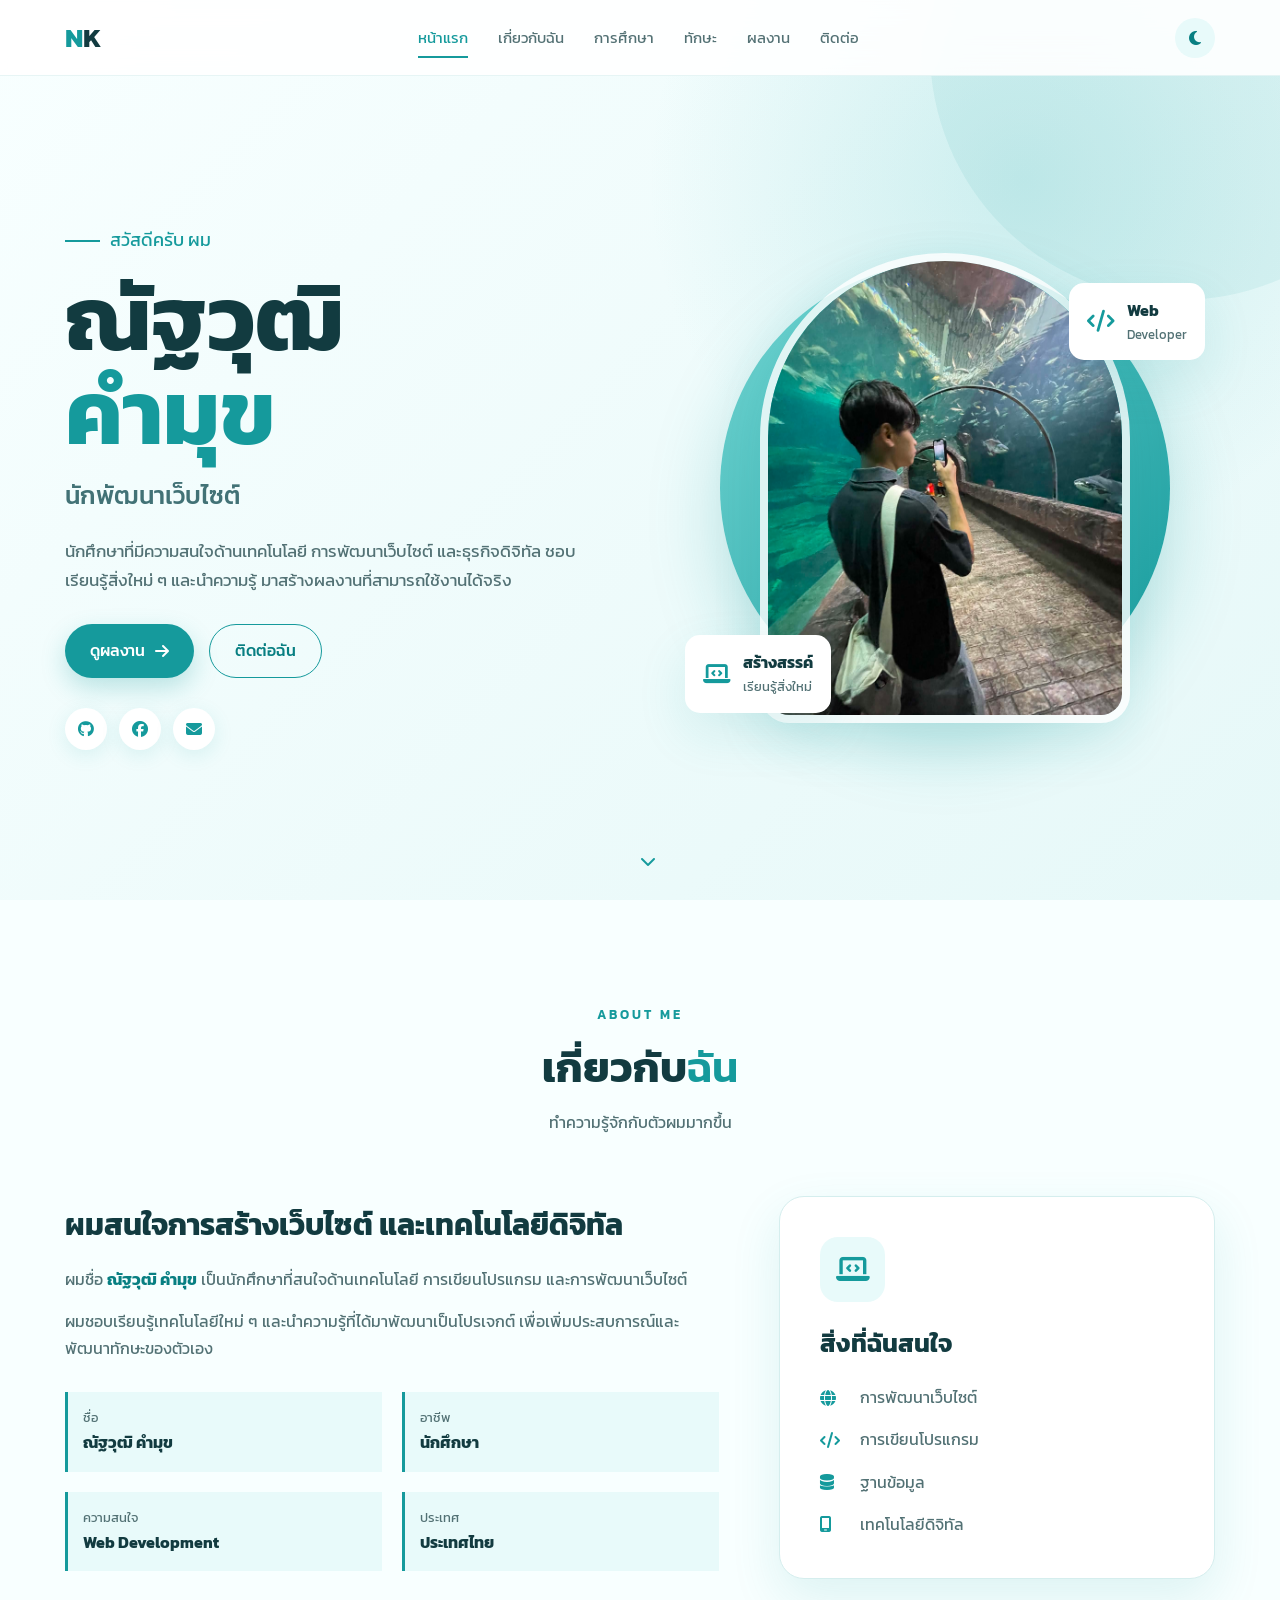
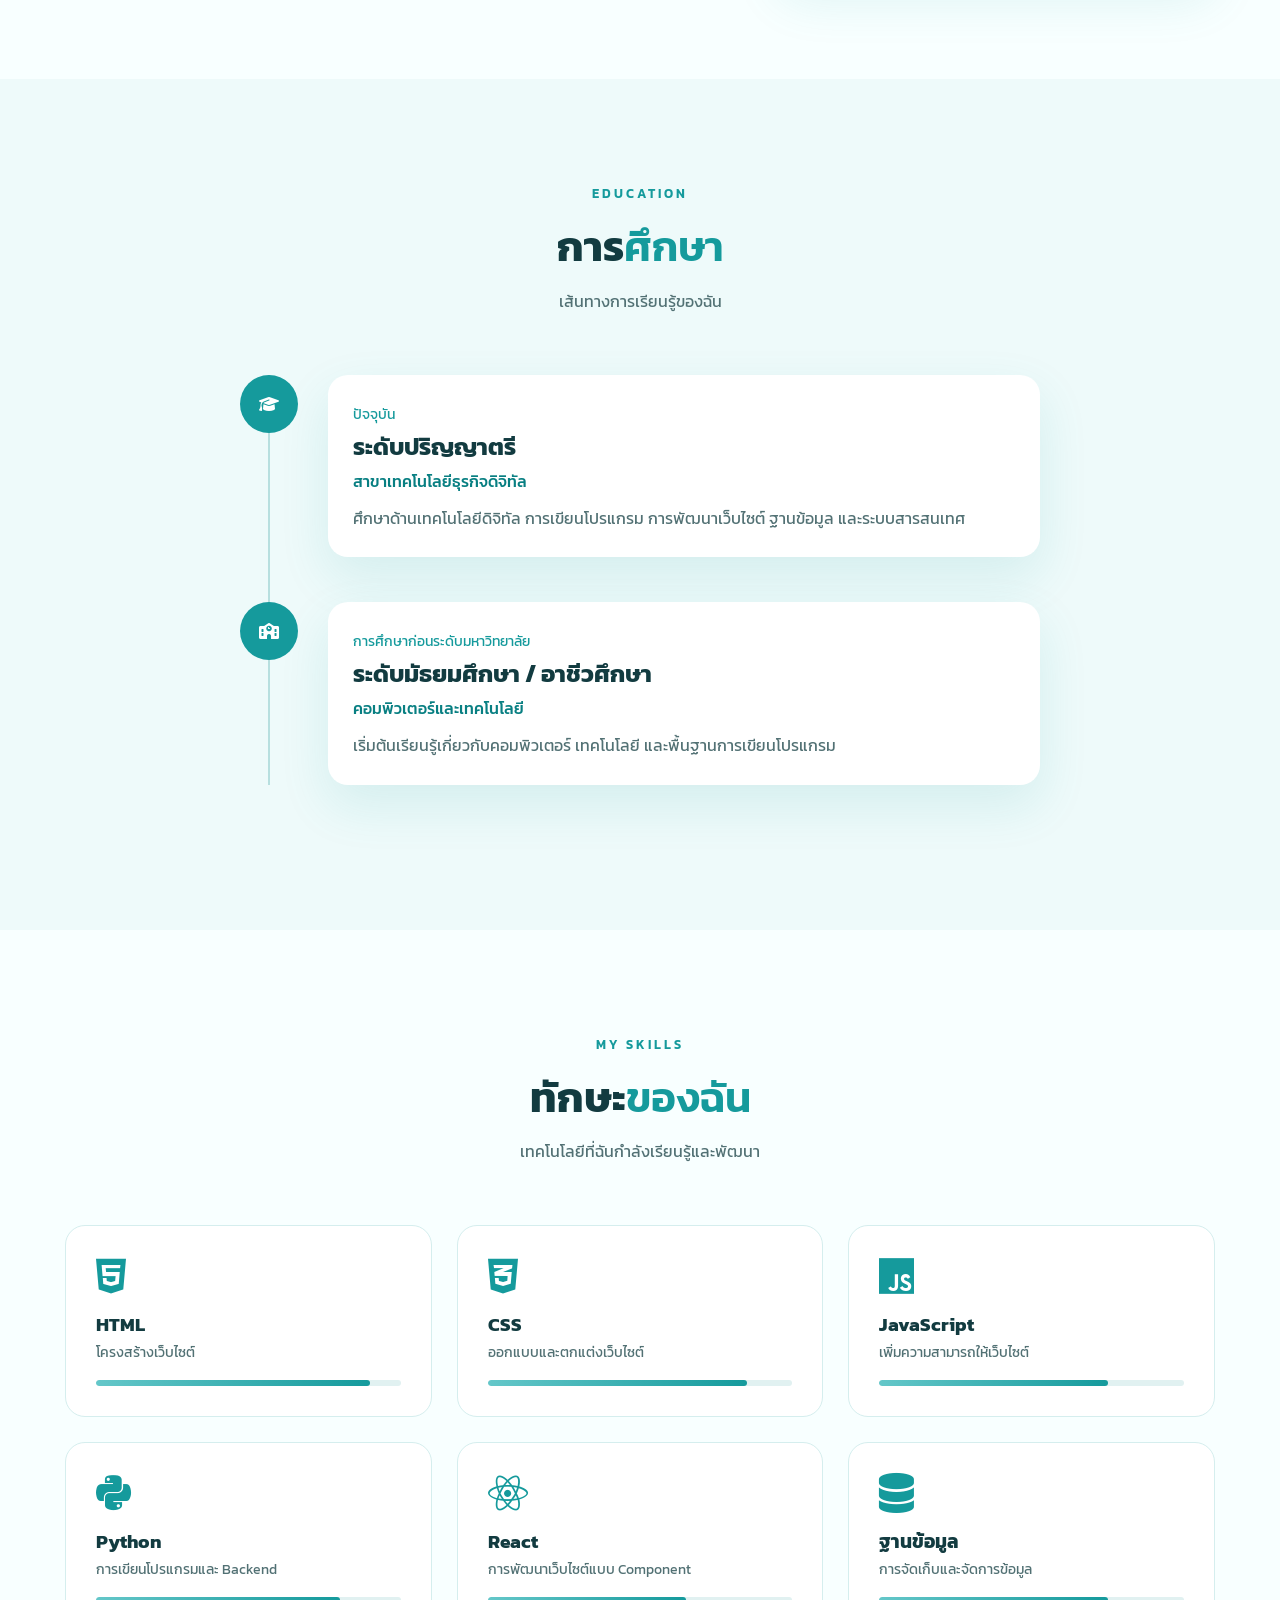
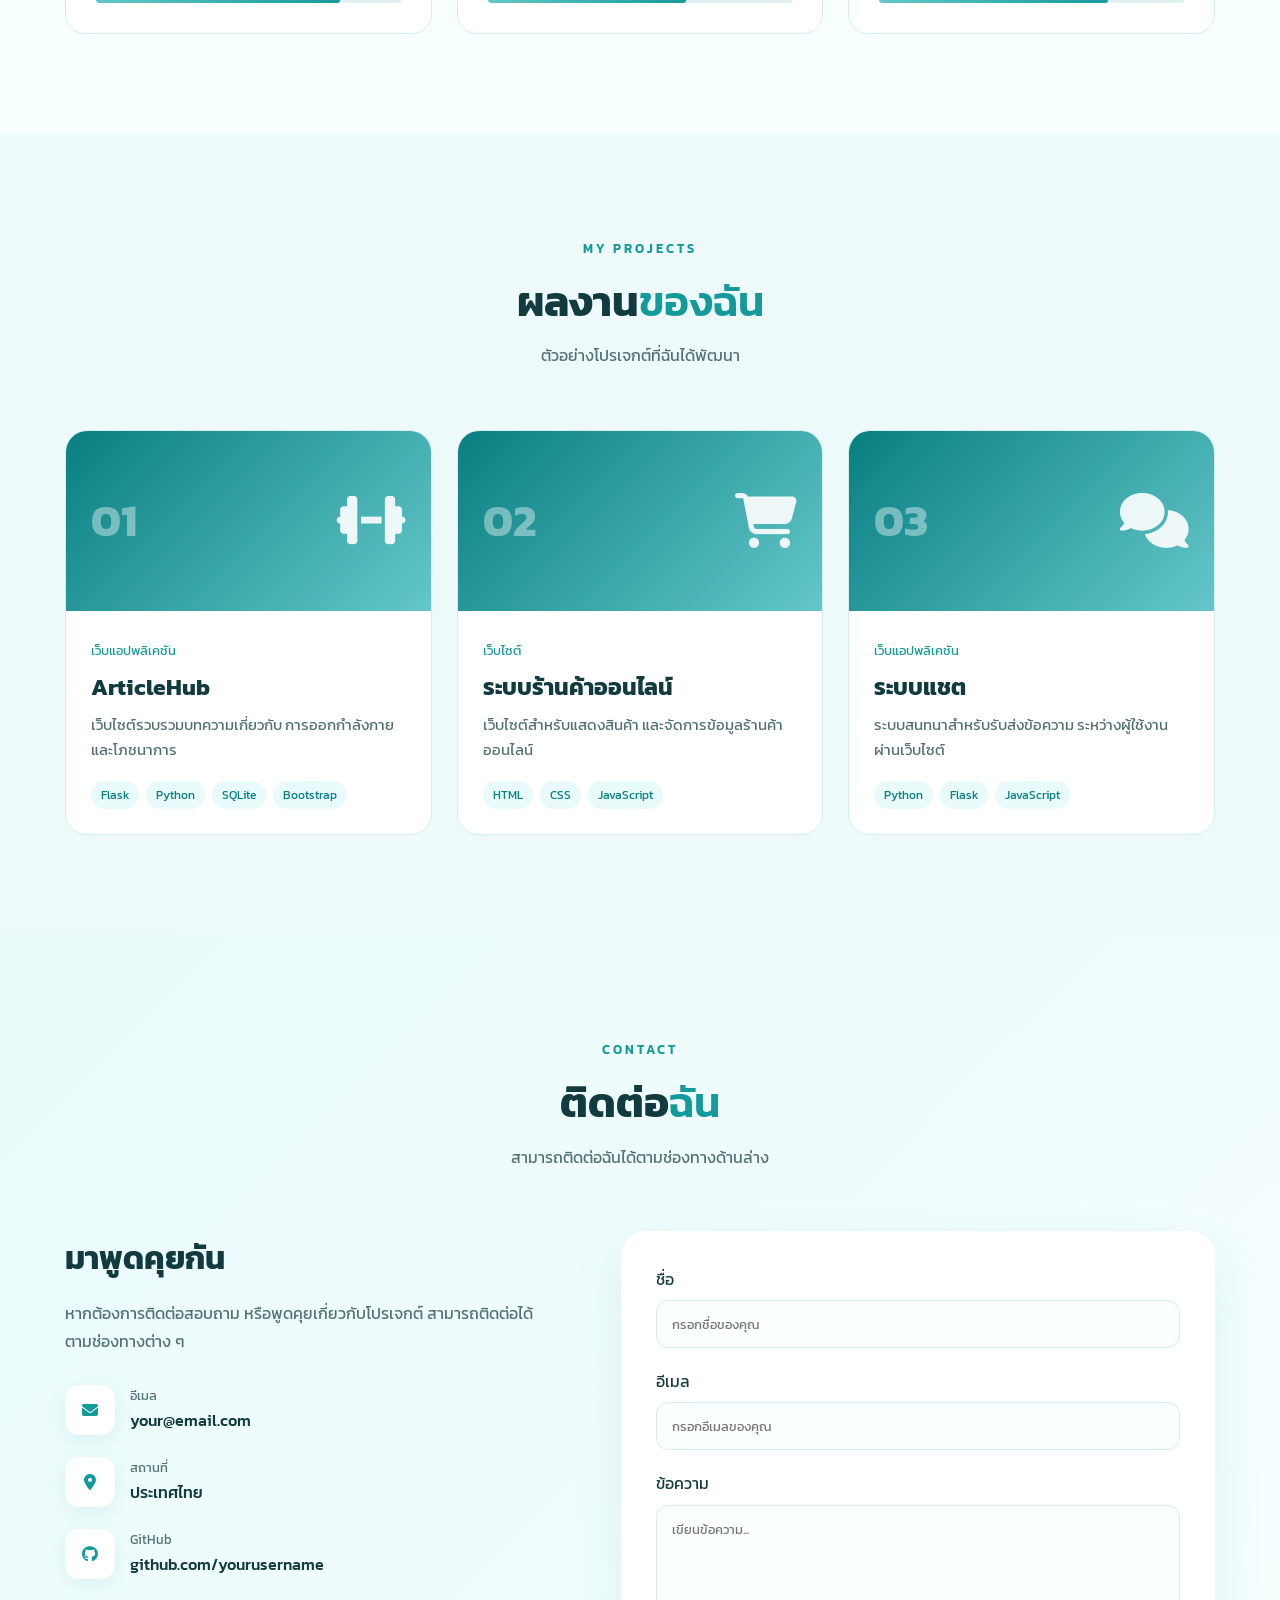
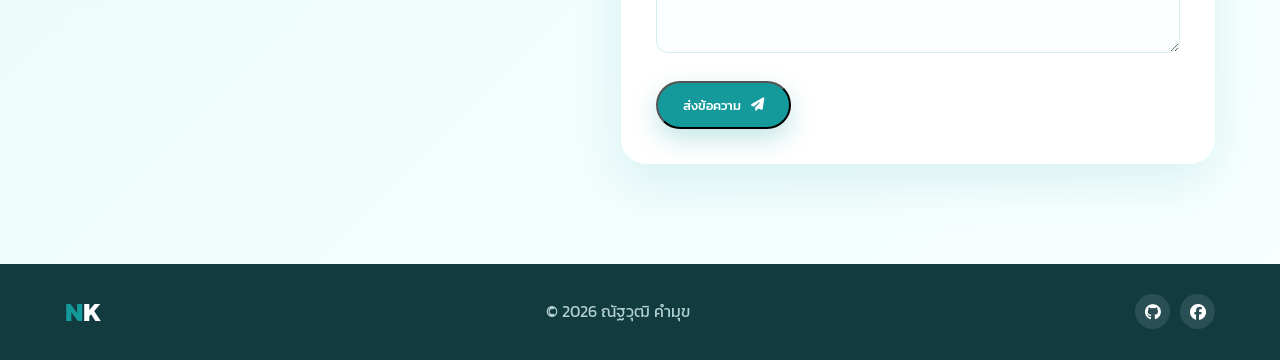
<file: resume.html>
<!DOCTYPE html>
<html lang="th">
<head>
    <meta charset="UTF-8">
    <meta name="viewport" content="width=device-width, initial-scale=1.0">

    <title>ณัฐวุฒิ คำมุข | Resume</title>

    <!-- Google Font -->
    <link rel="preconnect" href="https://fonts.googleapis.com">
    <link rel="preconnect" href="https://fonts.gstatic.com" crossorigin>
    <link href="https://fonts.googleapis.com/css2?family=Kanit:wght@300;400;500;600;700&display=swap" rel="stylesheet">

    <!-- Font Awesome -->
    <link rel="stylesheet"
          href="https://cdnjs.cloudflare.com/ajax/libs/font-awesome/6.5.2/css/all.min.css">

    <link rel="stylesheet" href="styles.css">
</head>

<body>

<!-- ================= NAVBAR ================= -->

<header class="navbar">

    <div class="container nav-container">

        <a href="#home" class="logo">
            <span>N</span>K
        </a>

        <nav id="navMenu">

            <a href="#home" class="nav-link active">หน้าแรก</a>
            <a href="#about" class="nav-link">เกี่ยวกับฉัน</a>
            <a href="#education" class="nav-link">การศึกษา</a>
            <a href="#skills" class="nav-link">ทักษะ</a>
            <a href="#projects" class="nav-link">ผลงาน</a>
            <a href="#contact" class="nav-link">ติดต่อ</a>

        </nav>

        <div class="nav-buttons">

            <button id="themeBtn" class="icon-btn">
                <i class="fa-solid fa-moon"></i>
            </button>

            <button id="menuBtn" class="icon-btn menu-btn">
                <i class="fa-solid fa-bars"></i>
            </button>

        </div>

    </div>

</header>


<!-- ================= HERO ================= -->

<section id="home" class="hero">

    <div class="container hero-container">

        <div class="hero-text">

            <p class="hello">
                <span></span>
                สวัสดีครับ ผม
            </p>

            <h1>
                ณัฐวุฒิ
                <strong>คำมุข</strong>
            </h1>

            <h2>
                นักพัฒนาเว็บไซต์
            </h2>

            <p class="hero-description">
                นักศึกษาที่มีความสนใจด้านเทคโนโลยี
                การพัฒนาเว็บไซต์ และธุรกิจดิจิทัล
                ชอบเรียนรู้สิ่งใหม่ ๆ และนำความรู้
                มาสร้างผลงานที่สามารถใช้งานได้จริง
            </p>

            <div class="hero-buttons">

                <a href="#projects" class="btn primary-btn">
                    ดูผลงาน
                    <i class="fa-solid fa-arrow-right"></i>
                </a>

                <a href="#contact" class="btn outline-btn">
                    ติดต่อฉัน
                </a>

            </div>

            <div class="social">

                <a href="#">
                    <i class="fa-brands fa-github"></i>
                </a>

                <a href="#">
                    <i class="fa-brands fa-facebook"></i>
                </a>

                <a href="mailto:your@email.com">
                    <i class="fa-solid fa-envelope"></i>
                </a>

            </div>

        </div>


        <!-- รูปโปรไฟล์ -->

        <div class="hero-photo">

            <div class="circle-bg"></div>

            <div class="photo-box">

                <img src="images/profile.jpg"
                     alt="ณัฐวุฒิ คำมุข">

            </div>

            <div class="photo-card card-top">

                <i class="fa-solid fa-code"></i>

                <div>
                    <strong>Web</strong>
                    <span>Developer</span>
                </div>

            </div>

            <div class="photo-card card-bottom">

                <i class="fa-solid fa-laptop-code"></i>

                <div>
                    <strong>สร้างสรรค์</strong>
                    <span>เรียนรู้สิ่งใหม่</span>
                </div>

            </div>

        </div>

    </div>

    <div class="scroll">
        <i class="fa-solid fa-chevron-down"></i>
    </div>

</section>


<!-- ================= ABOUT ================= -->

<section id="about" class="section">

    <div class="container">

        <div class="section-heading">

            <span>ABOUT ME</span>

            <h2>เกี่ยวกับ<span>ฉัน</span></h2>

            <p>
                ทำความรู้จักกับตัวผมมากขึ้น
            </p>

        </div>


        <div class="about-grid">

            <div class="about-text">

                <h3>
                    ผมสนใจการสร้างเว็บไซต์
                    และเทคโนโลยีดิจิทัล
                </h3>

                <p>
                    ผมชื่อ <strong>ณัฐวุฒิ คำมุข</strong>
                    เป็นนักศึกษาที่สนใจด้านเทคโนโลยี
                    การเขียนโปรแกรม และการพัฒนาเว็บไซต์
                </p>

                <p>
                    ผมชอบเรียนรู้เทคโนโลยีใหม่ ๆ
                    และนำความรู้ที่ได้มาพัฒนาเป็นโปรเจกต์
                    เพื่อเพิ่มประสบการณ์และพัฒนาทักษะของตัวเอง
                </p>

                <div class="info-grid">

                    <div>
                        <span>ชื่อ</span>
                        <strong>ณัฐวุฒิ คำมุข</strong>
                    </div>

                    <div>
                        <span>อาชีพ</span>
                        <strong>นักศึกษา</strong>
                    </div>

                    <div>
                        <span>ความสนใจ</span>
                        <strong>Web Development</strong>
                    </div>

                    <div>
                        <span>ประเทศ</span>
                        <strong>ประเทศไทย</strong>
                    </div>

                </div>

            </div>


            <div class="about-box">

                <div class="about-icon">
                    <i class="fa-solid fa-laptop-code"></i>
                </div>

                <h3>สิ่งที่ฉันสนใจ</h3>

                <div class="interest">

                    <div>
                        <i class="fa-solid fa-globe"></i>
                        <span>การพัฒนาเว็บไซต์</span>
                    </div>

                    <div>
                        <i class="fa-solid fa-code"></i>
                        <span>การเขียนโปรแกรม</span>
                    </div>

                    <div>
                        <i class="fa-solid fa-database"></i>
                        <span>ฐานข้อมูล</span>
                    </div>

                    <div>
                        <i class="fa-solid fa-mobile-screen"></i>
                        <span>เทคโนโลยีดิจิทัล</span>
                    </div>

                </div>

            </div>

        </div>

    </div>

</section>


<!-- ================= EDUCATION ================= -->

<section id="education" class="section light-section">

    <div class="container">

        <div class="section-heading">

            <span>EDUCATION</span>

            <h2>การ<span>ศึกษา</span></h2>

            <p>
                เส้นทางการเรียนรู้ของฉัน
            </p>

        </div>


        <div class="timeline">

            <div class="timeline-item">

                <div class="timeline-icon">
                    <i class="fa-solid fa-graduation-cap"></i>
                </div>

                <div class="timeline-content">

                    <span class="date">
                        ปัจจุบัน
                    </span>

                    <h3>
                        ระดับปริญญาตรี
                    </h3>

                    <h4>
                        สาขาเทคโนโลยีธุรกิจดิจิทัล
                    </h4>

                    <p>
                        ศึกษาด้านเทคโนโลยีดิจิทัล
                        การเขียนโปรแกรม
                        การพัฒนาเว็บไซต์
                        ฐานข้อมูล และระบบสารสนเทศ
                    </p>

                </div>

            </div>


            <div class="timeline-item">

                <div class="timeline-icon">
                    <i class="fa-solid fa-school"></i>
                </div>

                <div class="timeline-content">

                    <span class="date">
                        การศึกษาก่อนระดับมหาวิทยาลัย
                    </span>

                    <h3>
                        ระดับมัธยมศึกษา / อาชีวศึกษา
                    </h3>

                    <h4>
                        คอมพิวเตอร์และเทคโนโลยี
                    </h4>

                    <p>
                        เริ่มต้นเรียนรู้เกี่ยวกับคอมพิวเตอร์
                        เทคโนโลยี และพื้นฐานการเขียนโปรแกรม
                    </p>

                </div>

            </div>

        </div>

    </div>

</section>


<!-- ================= SKILLS ================= -->

<section id="skills" class="section">

    <div class="container">

        <div class="section-heading">

            <span>MY SKILLS</span>

            <h2>ทักษะ<span>ของฉัน</span></h2>

            <p>
                เทคโนโลยีที่ฉันกำลังเรียนรู้และพัฒนา
            </p>

        </div>


        <div class="skills-grid">

            <div class="skill-card">

                <i class="fa-brands fa-html5"></i>

                <h3>HTML</h3>

                <p>โครงสร้างเว็บไซต์</p>

                <div class="skill-line">
                    <span style="width:90%"></span>
                </div>

            </div>


            <div class="skill-card">

                <i class="fa-brands fa-css3-alt"></i>

                <h3>CSS</h3>

                <p>ออกแบบและตกแต่งเว็บไซต์</p>

                <div class="skill-line">
                    <span style="width:85%"></span>
                </div>

            </div>


            <div class="skill-card">

                <i class="fa-brands fa-js"></i>

                <h3>JavaScript</h3>

                <p>เพิ่มความสามารถให้เว็บไซต์</p>

                <div class="skill-line">
                    <span style="width:75%"></span>
                </div>

            </div>


            <div class="skill-card">

                <i class="fa-brands fa-python"></i>

                <h3>Python</h3>

                <p>การเขียนโปรแกรมและ Backend</p>

                <div class="skill-line">
                    <span style="width:80%"></span>
                </div>

            </div>


            <div class="skill-card">

                <i class="fa-brands fa-react"></i>

                <h3>React</h3>

                <p>การพัฒนาเว็บไซต์แบบ Component</p>

                <div class="skill-line">
                    <span style="width:65%"></span>
                </div>

            </div>


            <div class="skill-card">

                <i class="fa-solid fa-database"></i>

                <h3>ฐานข้อมูล</h3>

                <p>การจัดเก็บและจัดการข้อมูล</p>

                <div class="skill-line">
                    <span style="width:75%"></span>
                </div>

            </div>

        </div>

    </div>

</section>


<!-- ================= PROJECTS ================= -->

<section id="projects" class="section light-section">

    <div class="container">

        <div class="section-heading">

            <span>MY PROJECTS</span>

            <h2>ผลงาน<span>ของฉัน</span></h2>

            <p>
                ตัวอย่างโปรเจกต์ที่ฉันได้พัฒนา
            </p>

        </div>


        <div class="projects-grid">


            <article class="project-card">

                <div class="project-top">

                    <span>01</span>

                    <i class="fa-solid fa-dumbbell"></i>

                </div>

                <div class="project-body">

                    <small>เว็บแอปพลิเคชัน</small>

                    <h3>ArticleHub</h3>

                    <p>
                        เว็บไซต์รวบรวมบทความเกี่ยวกับ
                        การออกกำลังกายและโภชนาการ
                    </p>

                    <div class="tags">
                        <span>Flask</span>
                        <span>Python</span>
                        <span>SQLite</span>
                        <span>Bootstrap</span>
                    </div>

                </div>

            </article>


            <article class="project-card">

                <div class="project-top">

                    <span>02</span>

                    <i class="fa-solid fa-cart-shopping"></i>

                </div>

                <div class="project-body">

                    <small>เว็บไซต์</small>

                    <h3>ระบบร้านค้าออนไลน์</h3>

                    <p>
                        เว็บไซต์สำหรับแสดงสินค้า
                        และจัดการข้อมูลร้านค้าออนไลน์
                    </p>

                    <div class="tags">
                        <span>HTML</span>
                        <span>CSS</span>
                        <span>JavaScript</span>
                    </div>

                </div>

            </article>


            <article class="project-card">

                <div class="project-top">

                    <span>03</span>

                    <i class="fa-solid fa-comments"></i>

                </div>

                <div class="project-body">

                    <small>เว็บแอปพลิเคชัน</small>

                    <h3>ระบบแชต</h3>

                    <p>
                        ระบบสนทนาสำหรับรับส่งข้อความ
                        ระหว่างผู้ใช้งานผ่านเว็บไซต์
                    </p>

                    <div class="tags">
                        <span>Python</span>
                        <span>Flask</span>
                        <span>JavaScript</span>
                    </div>

                </div>

            </article>

        </div>

    </div>

</section>


<!-- ================= CONTACT ================= -->

<section id="contact" class="section contact-section">

    <div class="container">

        <div class="section-heading">

            <span>CONTACT</span>

            <h2>ติดต่อ<span>ฉัน</span></h2>

            <p>
                สามารถติดต่อฉันได้ตามช่องทางด้านล่าง
            </p>

        </div>


        <div class="contact-grid">

            <div class="contact-info">

                <h3>
                    มาพูดคุยกัน
                </h3>

                <p>
                    หากต้องการติดต่อสอบถาม
                    หรือพูดคุยเกี่ยวกับโปรเจกต์
                    สามารถติดต่อได้ตามช่องทางต่าง ๆ
                </p>


                <div class="contact-item">

                    <div>
                        <i class="fa-solid fa-envelope"></i>
                    </div>

                    <span>อีเมล</span>

                    <strong>your@email.com</strong>

                </div>


                <div class="contact-item">

                    <div>
                        <i class="fa-solid fa-location-dot"></i>
                    </div>

                    <span>สถานที่</span>

                    <strong>ประเทศไทย</strong>

                </div>


                <div class="contact-item">

                    <div>
                        <i class="fa-brands fa-github"></i>
                    </div>

                    <span>GitHub</span>

                    <strong>github.com/yourusername</strong>

                </div>

            </div>


            <form id="contactForm">

                <div class="form-group">

                    <label>ชื่อ</label>

                    <input
                        type="text"
                        placeholder="กรอกชื่อของคุณ"
                        required>

                </div>


                <div class="form-group">

                    <label>อีเมล</label>

                    <input
                        type="email"
                        placeholder="กรอกอีเมลของคุณ"
                        required>

                </div>


                <div class="form-group">

                    <label>ข้อความ</label>

                    <textarea
                        rows="6"
                        placeholder="เขียนข้อความ..."
                        required></textarea>

                </div>


                <button class="btn primary-btn" type="submit">

                    ส่งข้อความ

                    <i class="fa-solid fa-paper-plane"></i>

                </button>

            </form>

        </div>

    </div>

</section>


<!-- ================= FOOTER ================= -->

<footer>

    <div class="container footer-container">

        <div class="footer-logo">
            <span>N</span>K
        </div>

        <p>
            © 2026 ณัฐวุฒิ คำมุข
        </p>

        <div class="footer-social">

            <a href="#">
                <i class="fa-brands fa-github"></i>
            </a>

            <a href="#">
                <i class="fa-brands fa-facebook"></i>
            </a>

        </div>

    </div>

</footer>


<button id="backTop" class="back-top">
    <i class="fa-solid fa-arrow-up"></i>
</button>


<script src="scripts.js"></script>

</body>
</html>
</file>
<file: styles.css>
/* =========================================
   RESET
========================================= */

* {
    margin: 0;
    padding: 0;
    box-sizing: border-box;
}

html {
    scroll-behavior: smooth;
}

body {
    font-family: "Kanit", sans-serif;
    background: #f8ffff;
    color: #173b40;
    line-height: 1.7;
    transition: 0.3s;
}

a {
    text-decoration: none;
    color: inherit;
}

button,
input,
textarea {
    font-family: inherit;
}

.container {
    width: min(1150px, 90%);
    margin: auto;
}


/* =========================================
   COLORS
========================================= */

:root {
    --primary: #159a9c;
    --primary-dark: #087f82;
    --secondary: #64c7c9;
    --light-blue: #e8fafa;
    --dark: #123b40;
    --text: #527174;
    --white: #ffffff;
    --border: #d5eeee;
    --shadow: 0 20px 50px rgba(21, 154, 156, 0.12);
}


/* =========================================
   NAVBAR
========================================= */

.navbar {
    position: fixed;
    top: 0;
    width: 100%;
    z-index: 1000;
    background: rgba(255, 255, 255, 0.9);
    backdrop-filter: blur(15px);
    border-bottom: 1px solid rgba(21, 154, 156, 0.1);
}

.nav-container {
    height: 75px;
    display: flex;
    align-items: center;
    justify-content: space-between;
}

.logo,
.footer-logo {
    font-size: 27px;
    font-weight: 700;
    color: var(--dark);
}

.logo span,
.footer-logo span {
    color: var(--primary);
}

nav {
    display: flex;
    gap: 30px;
}

.nav-link {
    color: #537174;
    font-size: 15px;
    transition: 0.3s;
    position: relative;
}

.nav-link:hover,
.nav-link.active {
    color: var(--primary);
}

.nav-link.active::after {
    content: "";
    position: absolute;
    height: 2px;
    width: 100%;
    background: var(--primary);
    bottom: -8px;
    left: 0;
}

.nav-buttons {
    display: flex;
    gap: 10px;
}

.icon-btn {
    border: 0;
    background: var(--light-blue);
    color: var(--primary-dark);
    width: 40px;
    height: 40px;
    border-radius: 50%;
    cursor: pointer;
    font-size: 16px;
}

.menu-btn {
    display: none;
}


/* =========================================
   HERO
========================================= */

.hero {
    min-height: 100vh;
    padding-top: 75px;
    background:
        radial-gradient(circle at 80% 20%, rgba(100, 199, 201, 0.25), transparent 30%),
        linear-gradient(135deg, #f8ffff 0%, #e6f8f8 100%);
    display: flex;
    align-items: center;
    position: relative;
    overflow: hidden;
}

.hero::before {
    content: "";
    position: absolute;
    width: 500px;
    height: 500px;
    background: rgba(21, 154, 156, 0.08);
    border-radius: 50%;
    top: -200px;
    right: -150px;
}

.hero-container {
    display: grid;
    grid-template-columns: 1fr 1fr;
    align-items: center;
    gap: 70px;
}

.hello {
    color: var(--primary);
    font-size: 18px;
    display: flex;
    align-items: center;
    gap: 10px;
}

.hello span {
    width: 35px;
    height: 2px;
    background: var(--primary);
}

.hero h1 {
    font-size: clamp(55px, 7vw, 90px);
    line-height: 1.05;
    color: var(--dark);
    margin: 15px 0;
}

.hero h1 strong {
    color: var(--primary);
    display: block;
}

.hero h2 {
    font-size: 25px;
    color: #427276;
    font-weight: 500;
}

.hero-description {
    max-width: 580px;
    color: var(--text);
    margin: 20px 0 30px;
    font-size: 17px;
}

.hero-buttons {
    display: flex;
    gap: 15px;
    margin-bottom: 30px;
}

.btn {
    display: inline-flex;
    align-items: center;
    justify-content: center;
    gap: 10px;
    padding: 12px 25px;
    border-radius: 30px;
    font-weight: 500;
    transition: 0.3s;
}

.primary-btn {
    background: var(--primary);
    color: white;
    box-shadow: 0 10px 25px rgba(21, 154, 156, 0.25);
}

.primary-btn:hover {
    background: var(--primary-dark);
    transform: translateY(-3px);
}

.outline-btn {
    border: 1px solid var(--primary);
    color: var(--primary-dark);
}

.outline-btn:hover {
    background: var(--primary);
    color: white;
}

.social {
    display: flex;
    gap: 12px;
}

.social a {
    width: 42px;
    height: 42px;
    border-radius: 50%;
    background: white;
    display: flex;
    align-items: center;
    justify-content: center;
    color: var(--primary);
    box-shadow: 0 5px 20px rgba(21, 154, 156, 0.12);
    transition: 0.3s;
}

.social a:hover {
    background: var(--primary);
    color: white;
    transform: translateY(-4px);
}


/* =========================================
   HERO PHOTO
========================================= */

.hero-photo {
    position: relative;
    display: flex;
    justify-content: center;
    align-items: center;
    min-height: 550px;
}

.circle-bg {
    width: 450px;
    height: 450px;
    border-radius: 50%;
    position: absolute;
    background: linear-gradient(
        135deg,
        #73d6d3,
        #159a9c
    );
    box-shadow:
        0 30px 70px rgba(21, 154, 156, 0.25);
}

.photo-box {
    width: 370px;
    height: 470px;
    border-radius: 190px 190px 30px 30px;
    overflow: hidden;
    position: relative;
    z-index: 2;
    border: 8px solid rgba(255, 255, 255, 0.8);
    box-shadow: var(--shadow);
}

.photo-box img {
    width: 100%;
    height: 100%;
    object-fit: cover;
    object-position: center;
}

.photo-card {
    position: absolute;
    z-index: 3;
    background: white;
    border-radius: 15px;
    padding: 14px 18px;
    display: flex;
    align-items: center;
    gap: 12px;
    box-shadow: var(--shadow);
}

.photo-card i {
    color: var(--primary);
    font-size: 22px;
}

.photo-card strong,
.photo-card span {
    display: block;
}

.photo-card strong {
    color: var(--dark);
}

.photo-card span {
    color: var(--text);
    font-size: 13px;
}

.card-top {
    top: 70px;
    right: 10px;
}

.card-bottom {
    bottom: 50px;
    left: 10px;
}

.scroll {
    position: absolute;
    bottom: 25px;
    left: 50%;
    color: var(--primary);
    animation: bounce 1.5s infinite;
}

@keyframes bounce {
    50% {
        transform: translateY(8px);
    }
}


/* =========================================
   SECTION
========================================= */

.section {
    padding: 100px 0;
}

.light-section {
    background: #eefafa;
}

.section-heading {
    text-align: center;
    margin-bottom: 60px;
}

.section-heading span {
    color: var(--primary);
    font-size: 13px;
    font-weight: 600;
    letter-spacing: 3px;
}

.section-heading h2 {
    font-size: 42px;
    color: var(--dark);
    margin: 5px 0;
}

.section-heading h2 span {
    color: var(--primary);
    letter-spacing: 0;
    font-size: inherit;
}

.section-heading p {
    color: var(--text);
}


/* =========================================
   ABOUT
========================================= */

.about-grid {
    display: grid;
    grid-template-columns: 1.2fr 0.8fr;
    gap: 60px;
    align-items: center;
}

.about-text h3 {
    font-size: 30px;
    color: var(--dark);
    line-height: 1.4;
    margin-bottom: 20px;
}

.about-text p {
    color: var(--text);
    margin-bottom: 15px;
}

.about-text strong {
    color: var(--primary-dark);
}

.info-grid {
    display: grid;
    grid-template-columns: 1fr 1fr;
    gap: 20px;
    margin-top: 30px;
}

.info-grid div {
    padding: 15px;
    border-left: 3px solid var(--primary);
    background: var(--light-blue);
}

.info-grid span,
.info-grid strong {
    display: block;
}

.info-grid span {
    color: var(--text);
    font-size: 13px;
}

.info-grid strong {
    color: var(--dark);
}

.about-box {
    background: white;
    border-radius: 25px;
    padding: 40px;
    box-shadow: var(--shadow);
    border: 1px solid var(--border);
}

.about-icon {
    width: 65px;
    height: 65px;
    border-radius: 18px;
    display: flex;
    align-items: center;
    justify-content: center;
    background: var(--light-blue);
    color: var(--primary);
    font-size: 27px;
    margin-bottom: 20px;
}

.about-box h3 {
    font-size: 25px;
    color: var(--dark);
    margin-bottom: 20px;
}

.interest {
    display: grid;
    gap: 15px;
}

.interest div {
    display: flex;
    align-items: center;
    gap: 15px;
    color: var(--text);
}

.interest i {
    color: var(--primary);
    width: 25px;
}


/* =========================================
   EDUCATION
========================================= */

.timeline {
    max-width: 800px;
    margin: auto;
    position: relative;
}

.timeline::before {
    content: "";
    position: absolute;
    left: 28px;
    top: 0;
    bottom: 0;
    width: 2px;
    background: #b7dfdf;
}

.timeline-item {
    display: flex;
    gap: 30px;
    margin-bottom: 45px;
    position: relative;
}

.timeline-icon {
    min-width: 58px;
    height: 58px;
    border-radius: 50%;
    background: var(--primary);
    color: white;
    display: flex;
    justify-content: center;
    align-items: center;
    z-index: 2;
}

.timeline-content {
    background: white;
    border-radius: 20px;
    padding: 25px;
    flex: 1;
    box-shadow: var(--shadow);
}

.timeline-content .date {
    color: var(--primary);
    font-size: 14px;
}

.timeline-content h3 {
    color: var(--dark);
    font-size: 24px;
}

.timeline-content h4 {
    color: var(--primary-dark);
    font-weight: 500;
}

.timeline-content p {
    color: var(--text);
    margin-top: 10px;
}


/* =========================================
   SKILLS
========================================= */

.skills-grid {
    display: grid;
    grid-template-columns: repeat(3, 1fr);
    gap: 25px;
}

.skill-card {
    background: white;
    border: 1px solid var(--border);
    border-radius: 20px;
    padding: 30px;
    transition: 0.3s;
}

.skill-card:hover {
    transform: translateY(-8px);
    box-shadow: var(--shadow);
    border-color: var(--secondary);
}

.skill-card > i {
    font-size: 40px;
    color: var(--primary);
}

.skill-card h3 {
    color: var(--dark);
    margin-top: 10px;
}

.skill-card p {
    color: var(--text);
    font-size: 14px;
}

.skill-line {
    height: 6px;
    background: #e1f1f1;
    border-radius: 10px;
    margin-top: 15px;
    overflow: hidden;
}

.skill-line span {
    height: 100%;
    display: block;
    background: linear-gradient(
        90deg,
        #64c7c9,
        #159a9c
    );
    border-radius: 10px;
}


/* =========================================
   PROJECTS
========================================= */

.projects-grid {
    display: grid;
    grid-template-columns: repeat(3, 1fr);
    gap: 25px;
}

.project-card {
    background: white;
    border-radius: 22px;
    overflow: hidden;
    border: 1px solid var(--border);
    transition: 0.3s;
}

.project-card:hover {
    transform: translateY(-8px);
    box-shadow: var(--shadow);
}

.project-top {
    height: 180px;
    background: linear-gradient(
        135deg,
        #087f82,
        #64c7c9
    );
    color: white;
    display: flex;
    align-items: center;
    justify-content: space-between;
    padding: 25px;
}

.project-top span {
    font-size: 45px;
    font-weight: 700;
    opacity: 0.4;
}

.project-top i {
    font-size: 55px;
    opacity: 0.9;
}

.project-body {
    padding: 25px;
}

.project-body small {
    color: var(--primary);
}

.project-body h3 {
    font-size: 23px;
    color: var(--dark);
    margin: 5px 0;
}

.project-body p {
    color: var(--text);
    font-size: 15px;
}

.tags {
    display: flex;
    flex-wrap: wrap;
    gap: 7px;
    margin-top: 18px;
}

.tags span {
    padding: 4px 10px;
    background: var(--light-blue);
    color: var(--primary-dark);
    border-radius: 20px;
    font-size: 12px;
}


/* =========================================
   CONTACT
========================================= */

.contact-section {
    background: linear-gradient(
        135deg,
        #e9fafa,
        #f8ffff
    );
}

.contact-grid {
    display: grid;
    grid-template-columns: 0.9fr 1.1fr;
    gap: 70px;
}

.contact-info h3 {
    font-size: 32px;
    color: var(--dark);
}

.contact-info > p {
    color: var(--text);
    margin: 15px 0 30px;
}

.contact-item {
    display: grid;
    grid-template-columns: 50px 1fr;
    column-gap: 15px;
    margin-bottom: 22px;
}

.contact-item div {
    grid-row: span 2;
    width: 50px;
    height: 50px;
    border-radius: 14px;
    background: white;
    display: flex;
    align-items: center;
    justify-content: center;
    color: var(--primary);
    box-shadow: 0 5px 20px rgba(21,154,156,0.1);
}

.contact-item span {
    color: var(--text);
    font-size: 13px;
}

.contact-item strong {
    color: var(--dark);
    font-weight: 500;
}

form {
    background: white;
    padding: 35px;
    border-radius: 25px;
    box-shadow: var(--shadow);
}

.form-group {
    margin-bottom: 20px;
}

.form-group label {
    display: block;
    color: var(--dark);
    margin-bottom: 7px;
}

input,
textarea {
    width: 100%;
    border: 1px solid var(--border);
    padding: 13px 15px;
    border-radius: 12px;
    outline: none;
    background: #fbffff;
    color: var(--dark);
}

input:focus,
textarea:focus {
    border-color: var(--primary);
}

textarea {
    resize: vertical;
}


/* =========================================
   FOOTER
========================================= */

footer {
    background: #123b40;
    color: white;
    padding: 25px 0;
}

.footer-container {
    display: flex;
    align-items: center;
    justify-content: space-between;
}

.footer-logo {
    color: white;
}

.footer-container p {
    color: #b4d1d1;
}

.footer-social {
    display: flex;
    gap: 10px;
}

.footer-social a {
    width: 35px;
    height: 35px;
    border-radius: 50%;
    background: rgba(255,255,255,0.1);
    display: flex;
    align-items: center;
    justify-content: center;
}


/* =========================================
   BACK TOP
========================================= */

.back-top {
    position: fixed;
    right: 25px;
    bottom: 25px;
    width: 45px;
    height: 45px;
    border: 0;
    border-radius: 50%;
    background: var(--primary);
    color: white;
    cursor: pointer;
    opacity: 0;
    visibility: hidden;
    transition: 0.3s;
}

.back-top.show {
    opacity: 1;
    visibility: visible;
}


/* =========================================
   DARK MODE
========================================= */

body.dark {
    background: #102f32;
    color: #d7eeee;
}

body.dark .navbar {
    background: rgba(16, 47, 50, 0.9);
}

body.dark .nav-link,
body.dark .hero-description,
body.dark .about-text p,
body.dark .section-heading p,
body.dark .skill-card p,
body.dark .project-body p,
body.dark .contact-info > p {
    color: #a8c8c9;
}

body.dark .hero,
body.dark .contact-section {
    background: #102f32;
}

body.dark .hero h1,
body.dark .about-text h3,
body.dark .section-heading h2,
body.dark .skill-card h3,
body.dark .project-body h3,
body.dark .contact-info h3,
body.dark .timeline-content h3 {
    color: white;
}

body.dark .about-box,
body.dark .skill-card,
body.dark .project-card,
body.dark form,
body.dark .timeline-content,
body.dark .photo-card {
    background: #173e42;
    border-color: #28585c;
}

body.dark .light-section {
    background: #0d292c;
}

body.dark .info-grid div {
    background: #173e42;
}

body.dark input,
body.dark textarea {
    background: #123438;
    color: white;
}


/* =========================================
   RESPONSIVE
========================================= */

@media (max-width: 900px) {

    nav {
        position: absolute;
        top: 75px;
        left: 0;
        width: 100%;
        background: white;
        flex-direction: column;
        padding: 25px;
        gap: 18px;
        display: none;
        box-shadow: 0 15px 30px rgba(0,0,0,0.08);
    }

    nav.show {
        display: flex;
    }

    .menu-btn {
        display: block;
    }

    .hero-container,
    .about-grid,
    .contact-grid {
        grid-template-columns: 1fr;
    }

    .hero {
        padding-top: 120px;
    }

    .hero-text {
        text-align: center;
    }

    .hello,
    .hero-buttons,
    .social {
        justify-content: center;
    }

    .hero-photo {
        min-height: 500px;
    }

    .skills-grid,
    .projects-grid {
        grid-template-columns: repeat(2, 1fr);
    }

}


@media (max-width: 600px) {

    .section {
        padding: 75px 0;
    }

    .hero h1 {
        font-size: 55px;
    }

    .circle-bg {
        width: 330px;
        height: 330px;
    }

    .photo-box {
        width: 280px;
        height: 370px;
    }

    .card-top {
        right: 0;
    }

    .card-bottom {
        left: 0;
    }

    .skills-grid,
    .projects-grid,
    .info-grid {
        grid-template-columns: 1fr;
    }

    .section-heading h2 {
        font-size: 34px;
    }

    .footer-container {
        flex-direction: column;
        gap: 12px;
    }

}
</file>
